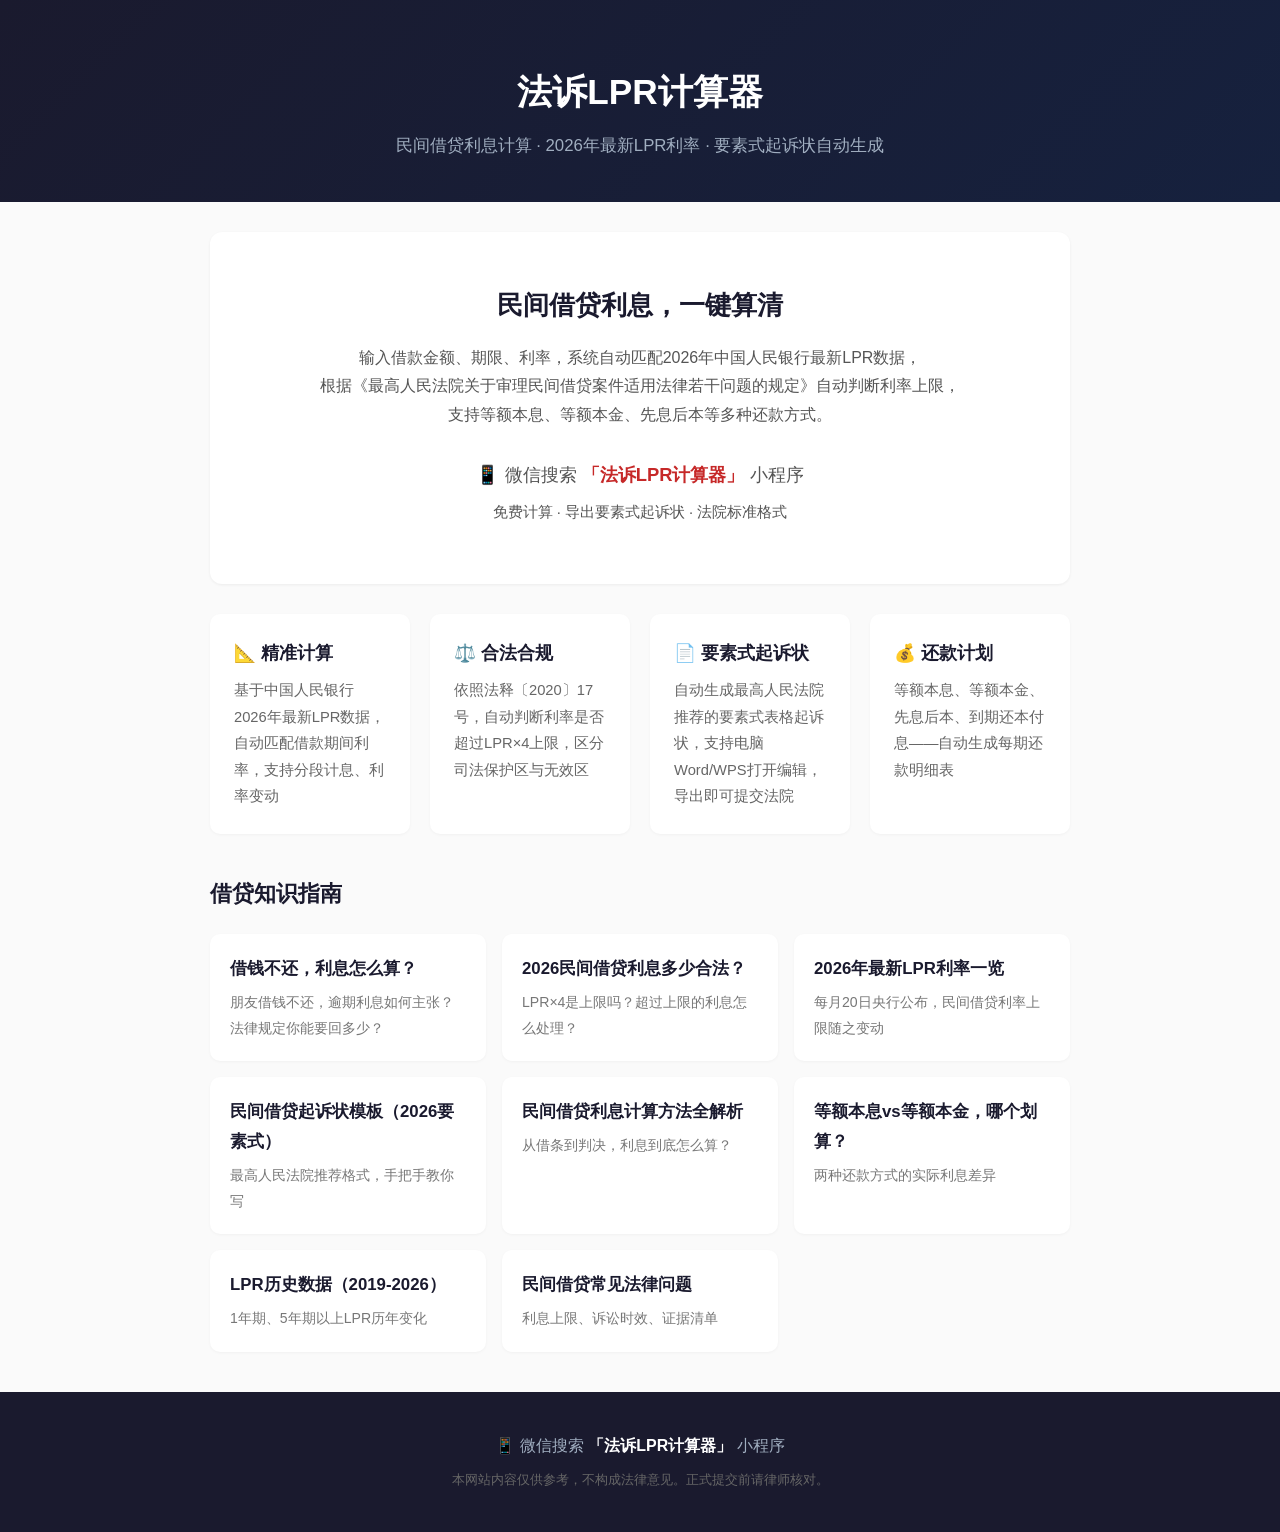
<file: index.html>
<!DOCTYPE html>
<html lang="zh-CN">
<head>
<meta charset="UTF-8">
<meta name="viewport" content="width=device-width, initial-scale=1.0">
<title>法诉LPR计算器 — 民间借贷利息计算器 | 2026最新LPR利率</title>
<meta name="description" content="免费在线民间借贷利息计算器，支持2026年最新LPR利率，自动判断利率上限（LPR×4），支持等额本息、等额本金、先息后本多种还款方式，一键生成要素式起诉状。">
<meta name="keywords" content="民间借贷利息计算器,借贷利息计算器,借款利息计算器,LPR计算器,民间借贷利率计算器,2026LPR利率,借钱利息怎么算,起诉状模板">
<link rel="stylesheet" href="style.css">
<script type="application/ld+json">
{
  "@context": "https://schema.org",
  "@type": "SoftwareApplication",
  "name": "法诉LPR计算器",
  "description": "民间借贷利息计算器，支持2026年最新LPR利率，自动判断利率上限，一键生成要素式起诉状",
  "applicationCategory": "FinanceApplication",
  "operatingSystem": "iOS, Android",
  "offers": {"@type": "Offer", "price": "0", "priceCurrency": "CNY"},
  "aggregateRating": {"@type": "AggregateRating", "ratingValue": "5", "ratingCount": "1"}
}
</script>
<script type="application/ld+json">
{
  "@context": "https://schema.org",
  "@type": "Organization",
  "name": "法诉LPR计算器",
  "url": "https://lprjs.cn",
  "description": "民间借贷利息计算工具，提供LPR利率查询、利息计算、起诉状生成服务"
}
</script>
</head>
<body>
<header>
  <h1>法诉LPR计算器</h1>
  <p class="subtitle">民间借贷利息计算 · 2026年最新LPR利率 · 要素式起诉状自动生成</p>
</header>

<main>
<section class="hero">
  <h2>民间借贷利息，一键算清</h2>
  <p>输入借款金额、期限、利率，系统自动匹配2026年中国人民银行最新LPR数据，<br>
  根据《最高人民法院关于审理民间借贷案件适用法律若干问题的规定》自动判断利率上限，<br>
  支持等额本息、等额本金、先息后本等多种还款方式。</p>
  <div class="cta">
    <p class="cta-text">📱 微信搜索 <strong>「法诉LPR计算器」</strong> 小程序</p>
    <p class="cta-sub">免费计算 · 导出要素式起诉状 · 法院标准格式</p>
  </div>
</section>

<section class="features">
  <div class="feature">
    <h3>📐 精准计算</h3>
    <p>基于中国人民银行2026年最新LPR数据，自动匹配借款期间利率，支持分段计息、利率变动</p>
  </div>
  <div class="feature">
    <h3>⚖️ 合法合规</h3>
    <p>依照法释〔2020〕17号，自动判断利率是否超过LPR×4上限，区分司法保护区与无效区</p>
  </div>
  <div class="feature">
    <h3>📄 要素式起诉状</h3>
    <p>自动生成最高人民法院推荐的要素式表格起诉状，支持电脑Word/WPS打开编辑，导出即可提交法院</p>
  </div>
  <div class="feature">
    <h3>💰 还款计划</h3>
    <p>等额本息、等额本金、先息后本、到期还本付息——自动生成每期还款明细表</p>
  </div>
</section>

<section class="articles">
  <h2>借贷知识指南</h2>
  <div class="article-grid">
    <a href="pages/jqbs.html" class="article-card">
      <h3>借钱不还，利息怎么算？</h3>
      <p>朋友借钱不还，逾期利息如何主张？法律规定你能要回多少？</p>
    </a>
    <a href="pages/hfss.html" class="article-card">
      <h3>2026民间借贷利息多少合法？</h3>
      <p>LPR×4是上限吗？超过上限的利息怎么处理？</p>
    </a>
    <a href="pages/lpr2026.html" class="article-card">
      <h3>2026年最新LPR利率一览</h3>
      <p>每月20日央行公布，民间借贷利率上限随之变动</p>
    </a>
    <a href="pages/qszmb.html" class="article-card">
      <h3>民间借贷起诉状模板（2026要素式）</h3>
      <p>最高人民法院推荐格式，手把手教你写</p>
    </a>
    <a href="pages/mjjd.html" class="article-card">
      <h3>民间借贷利息计算方法全解析</h3>
      <p>从借条到判决，利息到底怎么算？</p>
    </a>
    <a href="pages/dejj.html" class="article-card">
      <h3>等额本息vs等额本金，哪个划算？</h3>
      <p>两种还款方式的实际利息差异</p>
    </a>
    <a href="pages/lprls.html" class="article-card">
      <h3>LPR历史数据（2019-2026）</h3>
      <p>1年期、5年期以上LPR历年变化</p>
    </a>
    <a href="pages/wtqa.html" class="article-card">
      <h3>民间借贷常见法律问题</h3>
      <p>利息上限、诉讼时效、证据清单</p>
    </a>
  </div>
</section>
</main>

<footer>
  <p>📱 微信搜索 <strong>「法诉LPR计算器」</strong> 小程序</p>
  <p class="footer-note">本网站内容仅供参考，不构成法律意见。正式提交前请律师核对。</p>
</footer>
<script>
(function(){
  var bp = document.createElement('script');
  var curProtocol = window.location.protocol.split(':')[0];
  if (curProtocol === 'https') {
    bp.src = 'https://zz.bdstatic.com/linksubmit/push.js';
  } else {
    bp.src = 'http://push.zhanzhang.baidu.com/push.js';
  }
  var s = document.getElementsByTagName("script")[0];
  s.parentNode.insertBefore(bp, s);
})();
</script>
</body>
</html>
</file>
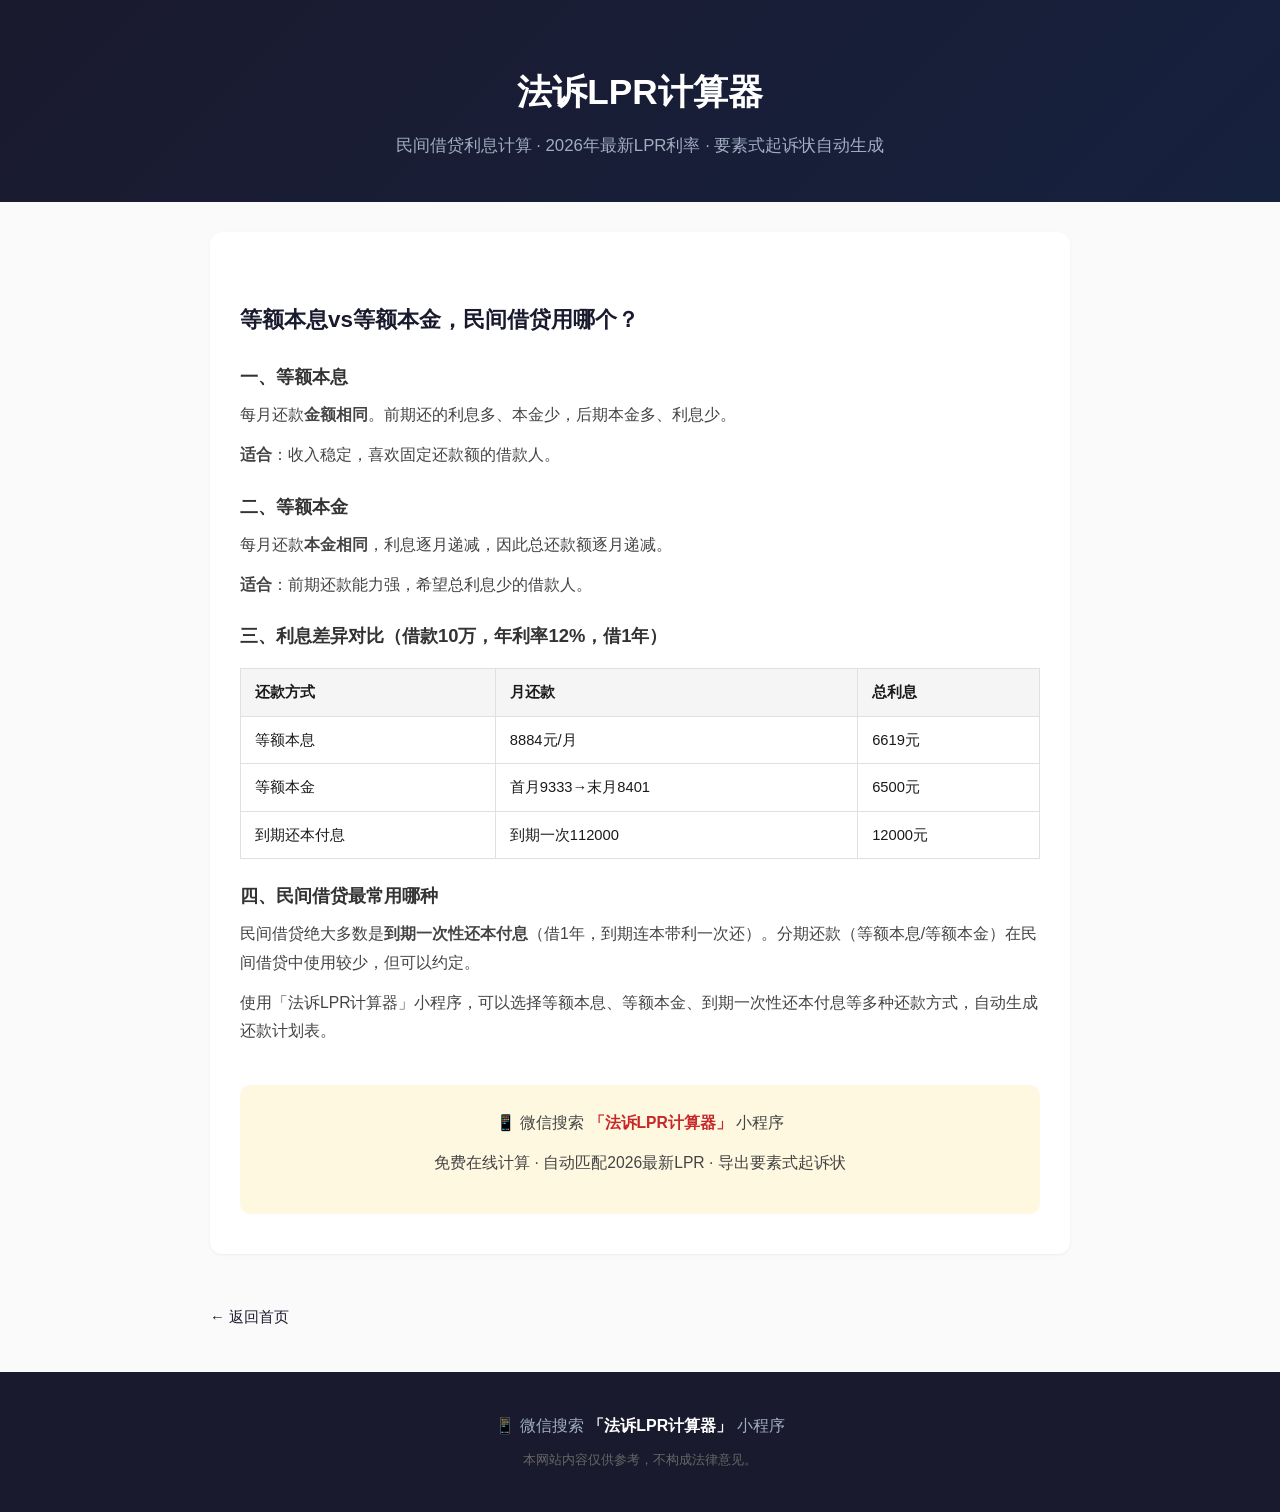
<file: pages/dejj.html>
<!DOCTYPE html>
<html lang="zh-CN">
<head>
<meta charset="UTF-8">
<meta name="viewport" content="width=device-width, initial-scale=1.0">
<title>等额本息vs等额本金，民间借贷用哪个？</title>
<meta name="description" content="等额本息每月还款金额相同，等额本金每月递减。两种还款方式利息差异有多大？本文详细对比。">
<meta name="keywords" content="民间借贷利息计算器,借贷利息计算器,借款利息计算,LPR计算器,民间借贷利率,2026LPR,借钱利息怎么算">
<link rel="stylesheet" href="../style.css">
</head>
<body>
<header>
  <h1><a href="/" style="color:#fff;text-decoration:none">法诉LPR计算器</a></h1>
  <p class="subtitle">民间借贷利息计算 · 2026年最新LPR利率 · 要素式起诉状自动生成</p>
</header>
<main>
<article class="article-content">
<h2>等额本息vs等额本金，民间借贷用哪个？</h2>
<h3>一、等额本息</h3>
<p>每月还款<strong>金额相同</strong>。前期还的利息多、本金少，后期本金多、利息少。</p>
<p><strong>适合</strong>：收入稳定，喜欢固定还款额的借款人。</p>
<h3>二、等额本金</h3>
<p>每月还款<strong>本金相同</strong>，利息逐月递减，因此总还款额逐月递减。</p>
<p><strong>适合</strong>：前期还款能力强，希望总利息少的借款人。</p>
<h3>三、利息差异对比（借款10万，年利率12%，借1年）</h3>
<table><tr><th>还款方式</th><th>月还款</th><th>总利息</th></tr>
<tr><td>等额本息</td><td>8884元/月</td><td>6619元</td></tr>
<tr><td>等额本金</td><td>首月9333→末月8401</td><td>6500元</td></tr>
<tr><td>到期还本付息</td><td>到期一次112000</td><td>12000元</td></tr></table>
<h3>四、民间借贷最常用哪种</h3>
<p>民间借贷绝大多数是<strong>到期一次性还本付息</strong>（借1年，到期连本带利一次还）。分期还款（等额本息/等额本金）在民间借贷中使用较少，但可以约定。</p>
<p>使用「法诉LPR计算器」小程序，可以选择等额本息、等额本金、到期一次性还本付息等多种还款方式，自动生成还款计划表。</p>
<div class="cta" style="margin-top:40px;text-align:center;padding:24px;background:#fff8e1;border-radius:10px">
  <p class="cta-text">📱 微信搜索 <strong>「法诉LPR计算器」</strong> 小程序</p>
  <p class="cta-sub">免费在线计算 · 自动匹配2026最新LPR · 导出要素式起诉状</p>
</div>
</article>
<a href="/" class="back-link">← 返回首页</a>
</main>
<footer>
  <p>📱 微信搜索 <strong>「法诉LPR计算器」</strong> 小程序</p>
  <p class="footer-note">本网站内容仅供参考，不构成法律意见。</p>
</footer>
</body>
</html>
</file>
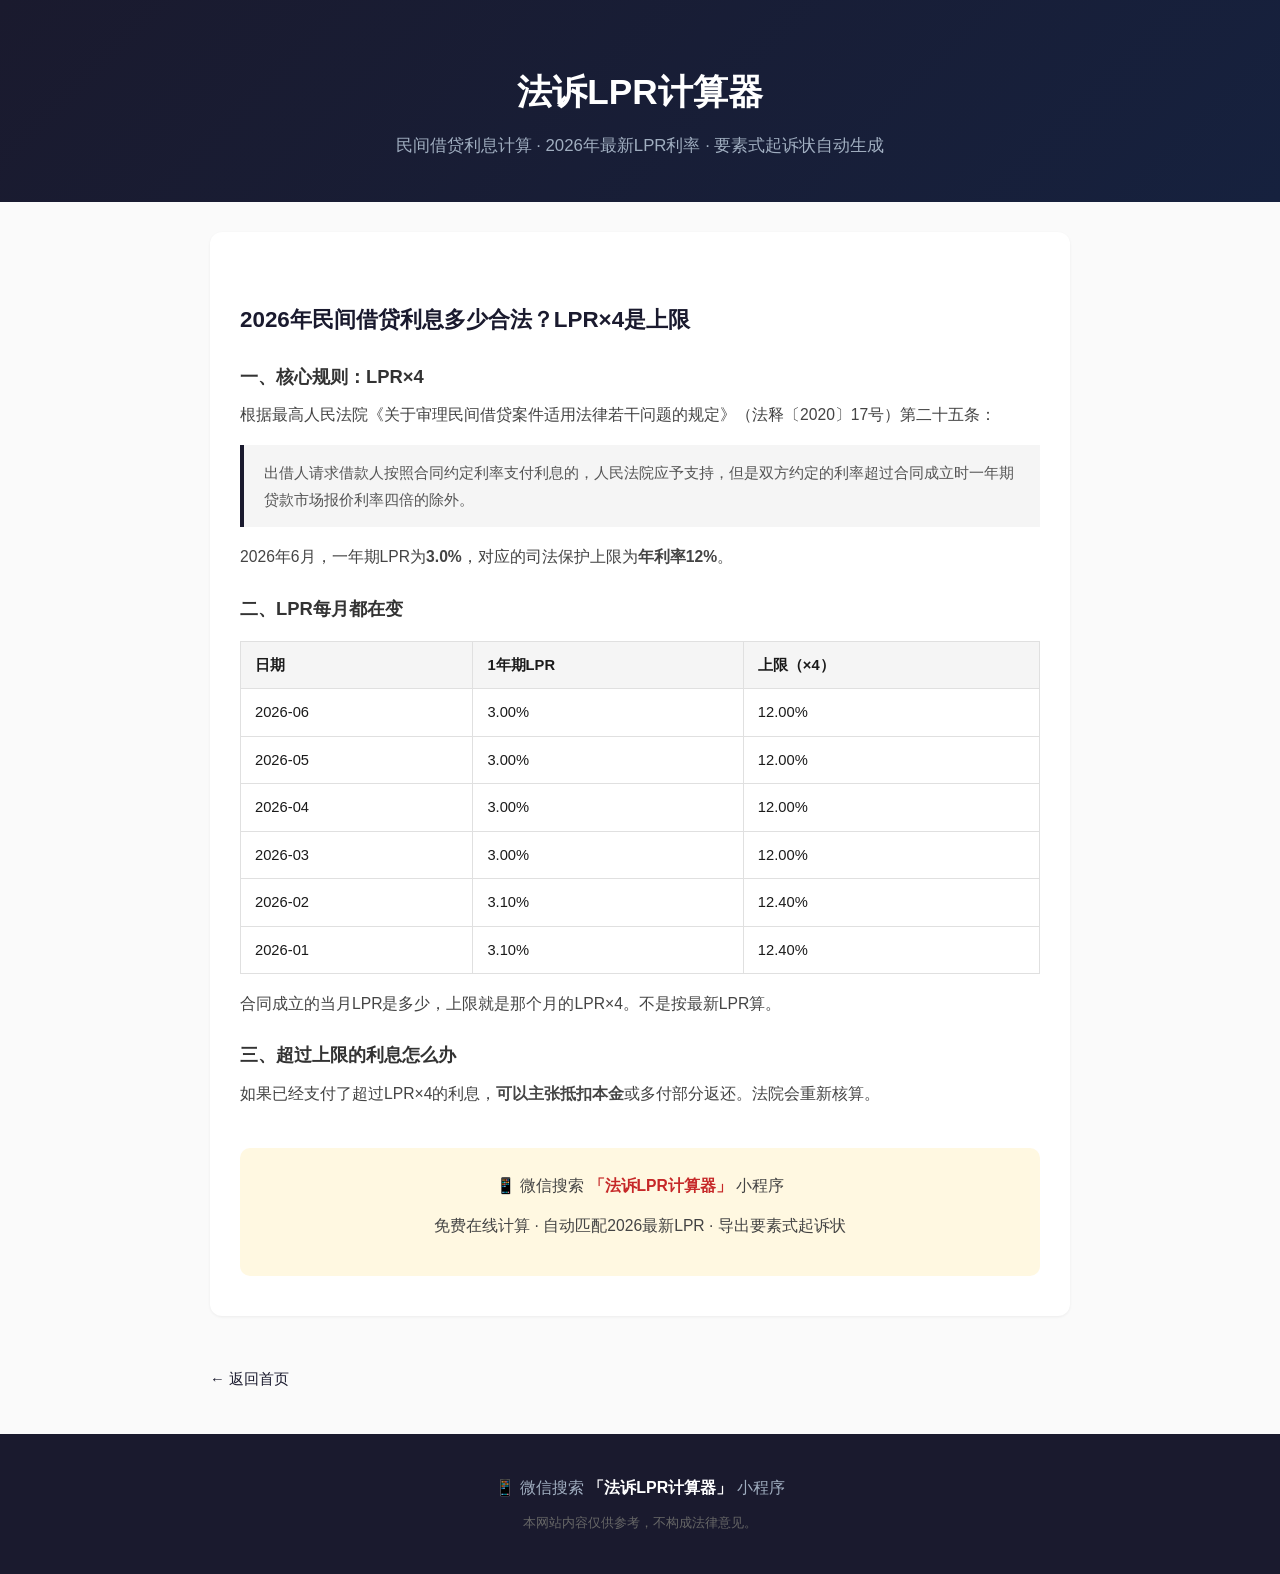
<file: pages/hfss.html>
<!DOCTYPE html>
<html lang="zh-CN">
<head>
<meta charset="UTF-8">
<meta name="viewport" content="width=device-width, initial-scale=1.0">
<title>2026年民间借贷利息多少合法？LPR×4是上限</title>
<meta name="description" content="民间借贷利息的最新司法保护上限是LPR的4倍，2026年6月LPR为3.0%，上限为年利率12%。">
<meta name="keywords" content="民间借贷利息计算器,借贷利息计算器,借款利息计算,LPR计算器,民间借贷利率,2026LPR,借钱利息怎么算">
<link rel="stylesheet" href="../style.css">
</head>
<body>
<header>
  <h1><a href="/" style="color:#fff;text-decoration:none">法诉LPR计算器</a></h1>
  <p class="subtitle">民间借贷利息计算 · 2026年最新LPR利率 · 要素式起诉状自动生成</p>
</header>
<main>
<article class="article-content">
<h2>2026年民间借贷利息多少合法？LPR×4是上限</h2>
<h3>一、核心规则：LPR×4</h3>
<p>根据最高人民法院《关于审理民间借贷案件适用法律若干问题的规定》（法释〔2020〕17号）第二十五条：</p>
<blockquote>出借人请求借款人按照合同约定利率支付利息的，人民法院应予支持，但是双方约定的利率超过合同成立时一年期贷款市场报价利率四倍的除外。</blockquote>
<p>2026年6月，一年期LPR为<strong>3.0%</strong>，对应的司法保护上限为<strong>年利率12%</strong>。</p>
<h3>二、LPR每月都在变</h3>
<table><tr><th>日期</th><th>1年期LPR</th><th>上限（×4）</th></tr>
<tr><td>2026-06</td><td>3.00%</td><td>12.00%</td></tr>
<tr><td>2026-05</td><td>3.00%</td><td>12.00%</td></tr>
<tr><td>2026-04</td><td>3.00%</td><td>12.00%</td></tr>
<tr><td>2026-03</td><td>3.00%</td><td>12.00%</td></tr>
<tr><td>2026-02</td><td>3.10%</td><td>12.40%</td></tr>
<tr><td>2026-01</td><td>3.10%</td><td>12.40%</td></tr></table>
<p>合同成立的当月LPR是多少，上限就是那个月的LPR×4。不是按最新LPR算。</p>
<h3>三、超过上限的利息怎么办</h3>
<p>如果已经支付了超过LPR×4的利息，<strong>可以主张抵扣本金</strong>或多付部分返还。法院会重新核算。</p>
<div class="cta" style="margin-top:40px;text-align:center;padding:24px;background:#fff8e1;border-radius:10px">
  <p class="cta-text">📱 微信搜索 <strong>「法诉LPR计算器」</strong> 小程序</p>
  <p class="cta-sub">免费在线计算 · 自动匹配2026最新LPR · 导出要素式起诉状</p>
</div>
</article>
<a href="/" class="back-link">← 返回首页</a>
</main>
<footer>
  <p>📱 微信搜索 <strong>「法诉LPR计算器」</strong> 小程序</p>
  <p class="footer-note">本网站内容仅供参考，不构成法律意见。</p>
</footer>
</body>
</html>
</file>
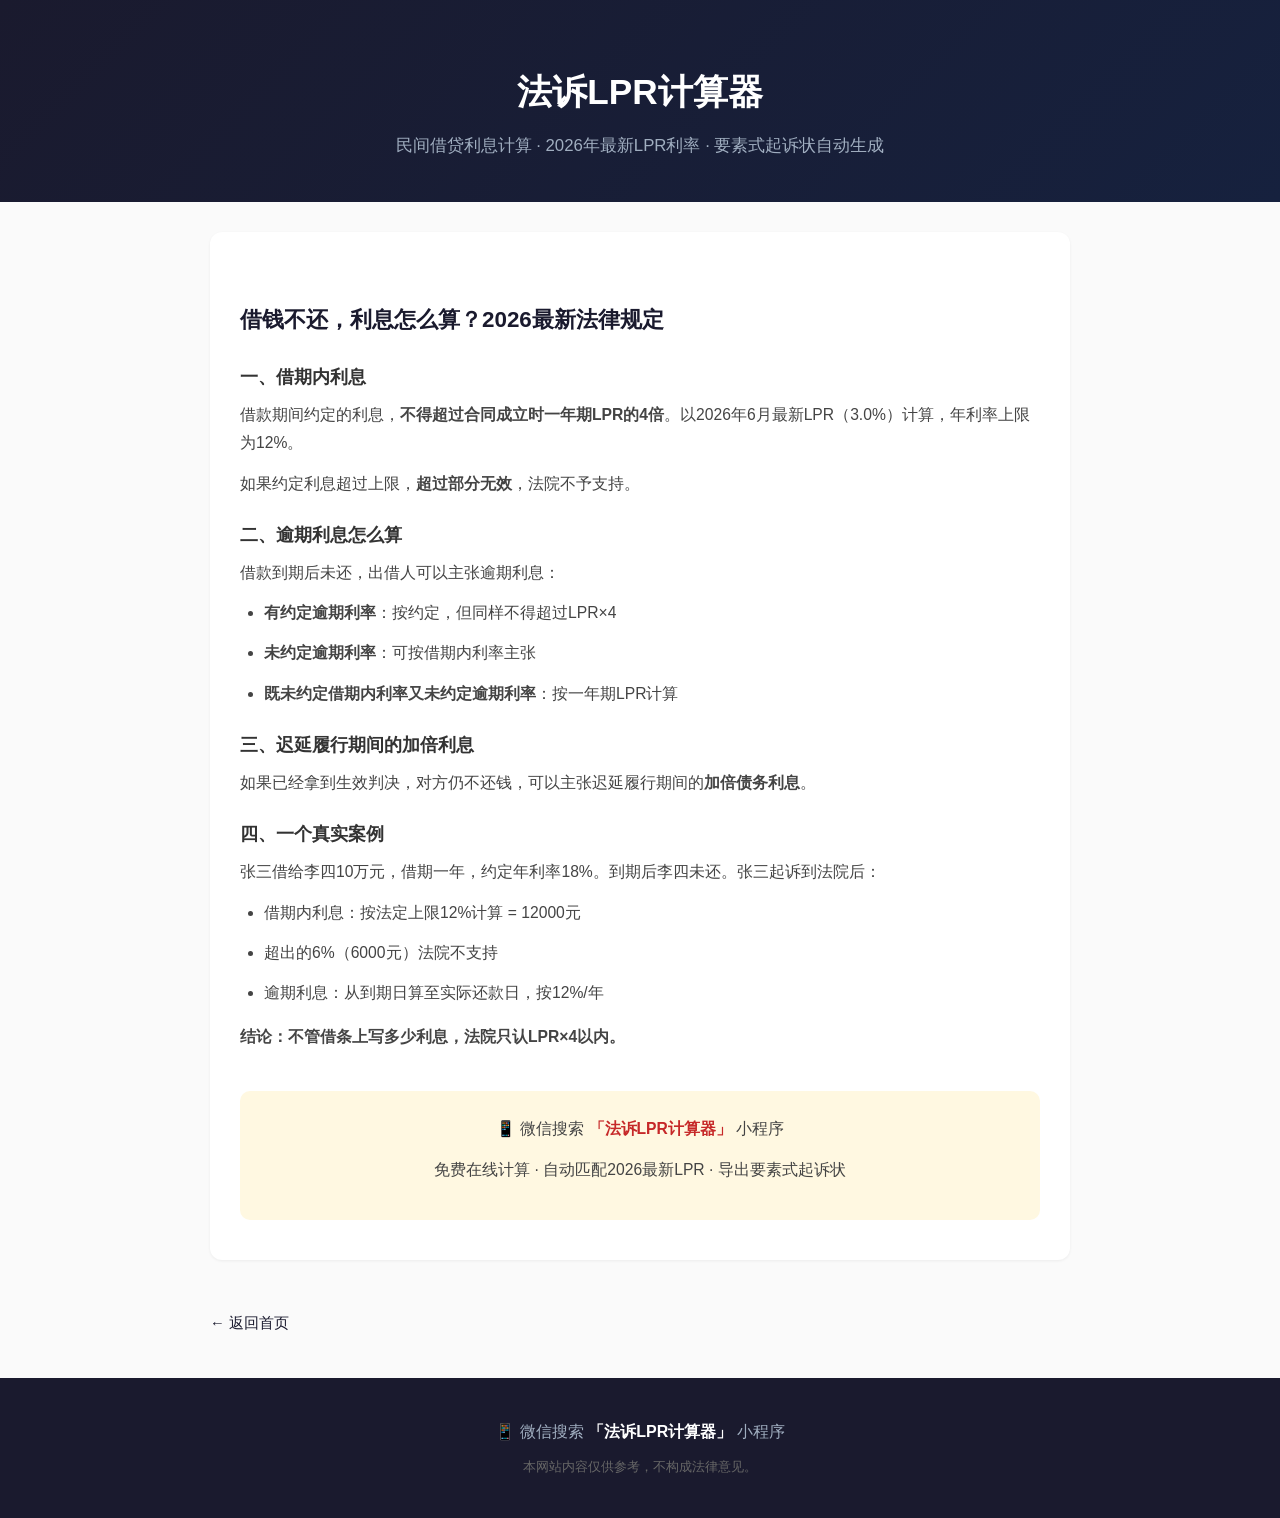
<file: pages/jqbs.html>
<!DOCTYPE html>
<html lang="zh-CN">
<head>
<meta charset="UTF-8">
<meta name="viewport" content="width=device-width, initial-scale=1.0">
<title>借钱不还，利息怎么算？2026最新法律规定</title>
<meta name="description" content="朋友借钱不还，逾期利息如何主张？法律规定的利率上限是多少？本文详解民间借贷利息计算方法。">
<meta name="keywords" content="民间借贷利息计算器,借贷利息计算器,借款利息计算,LPR计算器,民间借贷利率,2026LPR,借钱利息怎么算">
<link rel="stylesheet" href="../style.css">
</head>
<body>
<header>
  <h1><a href="/" style="color:#fff;text-decoration:none">法诉LPR计算器</a></h1>
  <p class="subtitle">民间借贷利息计算 · 2026年最新LPR利率 · 要素式起诉状自动生成</p>
</header>
<main>
<article class="article-content">
<h2>借钱不还，利息怎么算？2026最新法律规定</h2>
<h3>一、借期内利息</h3>
<p>借款期间约定的利息，<strong>不得超过合同成立时一年期LPR的4倍</strong>。以2026年6月最新LPR（3.0%）计算，年利率上限为12%。</p>
<p>如果约定利息超过上限，<strong>超过部分无效</strong>，法院不予支持。</p>
<h3>二、逾期利息怎么算</h3>
<p>借款到期后未还，出借人可以主张逾期利息：</p>
<ul>
<li><strong>有约定逾期利率</strong>：按约定，但同样不得超过LPR×4</li>
<li><strong>未约定逾期利率</strong>：可按借期内利率主张</li>
<li><strong>既未约定借期内利率又未约定逾期利率</strong>：按一年期LPR计算</li>
</ul>
<h3>三、迟延履行期间的加倍利息</h3>
<p>如果已经拿到生效判决，对方仍不还钱，可以主张迟延履行期间的<strong>加倍债务利息</strong>。</p>
<h3>四、一个真实案例</h3>
<p>张三借给李四10万元，借期一年，约定年利率18%。到期后李四未还。张三起诉到法院后：</p>
<ul>
<li>借期内利息：按法定上限12%计算 = 12000元</li>
<li>超出的6%（6000元）法院不支持</li>
<li>逾期利息：从到期日算至实际还款日，按12%/年</li>
</ul>
<p><strong>结论：不管借条上写多少利息，法院只认LPR×4以内。</strong></p>
<div class="cta" style="margin-top:40px;text-align:center;padding:24px;background:#fff8e1;border-radius:10px">
  <p class="cta-text">📱 微信搜索 <strong>「法诉LPR计算器」</strong> 小程序</p>
  <p class="cta-sub">免费在线计算 · 自动匹配2026最新LPR · 导出要素式起诉状</p>
</div>
</article>
<a href="/" class="back-link">← 返回首页</a>
</main>
<footer>
  <p>📱 微信搜索 <strong>「法诉LPR计算器」</strong> 小程序</p>
  <p class="footer-note">本网站内容仅供参考，不构成法律意见。</p>
</footer>
</body>
</html>
</file>
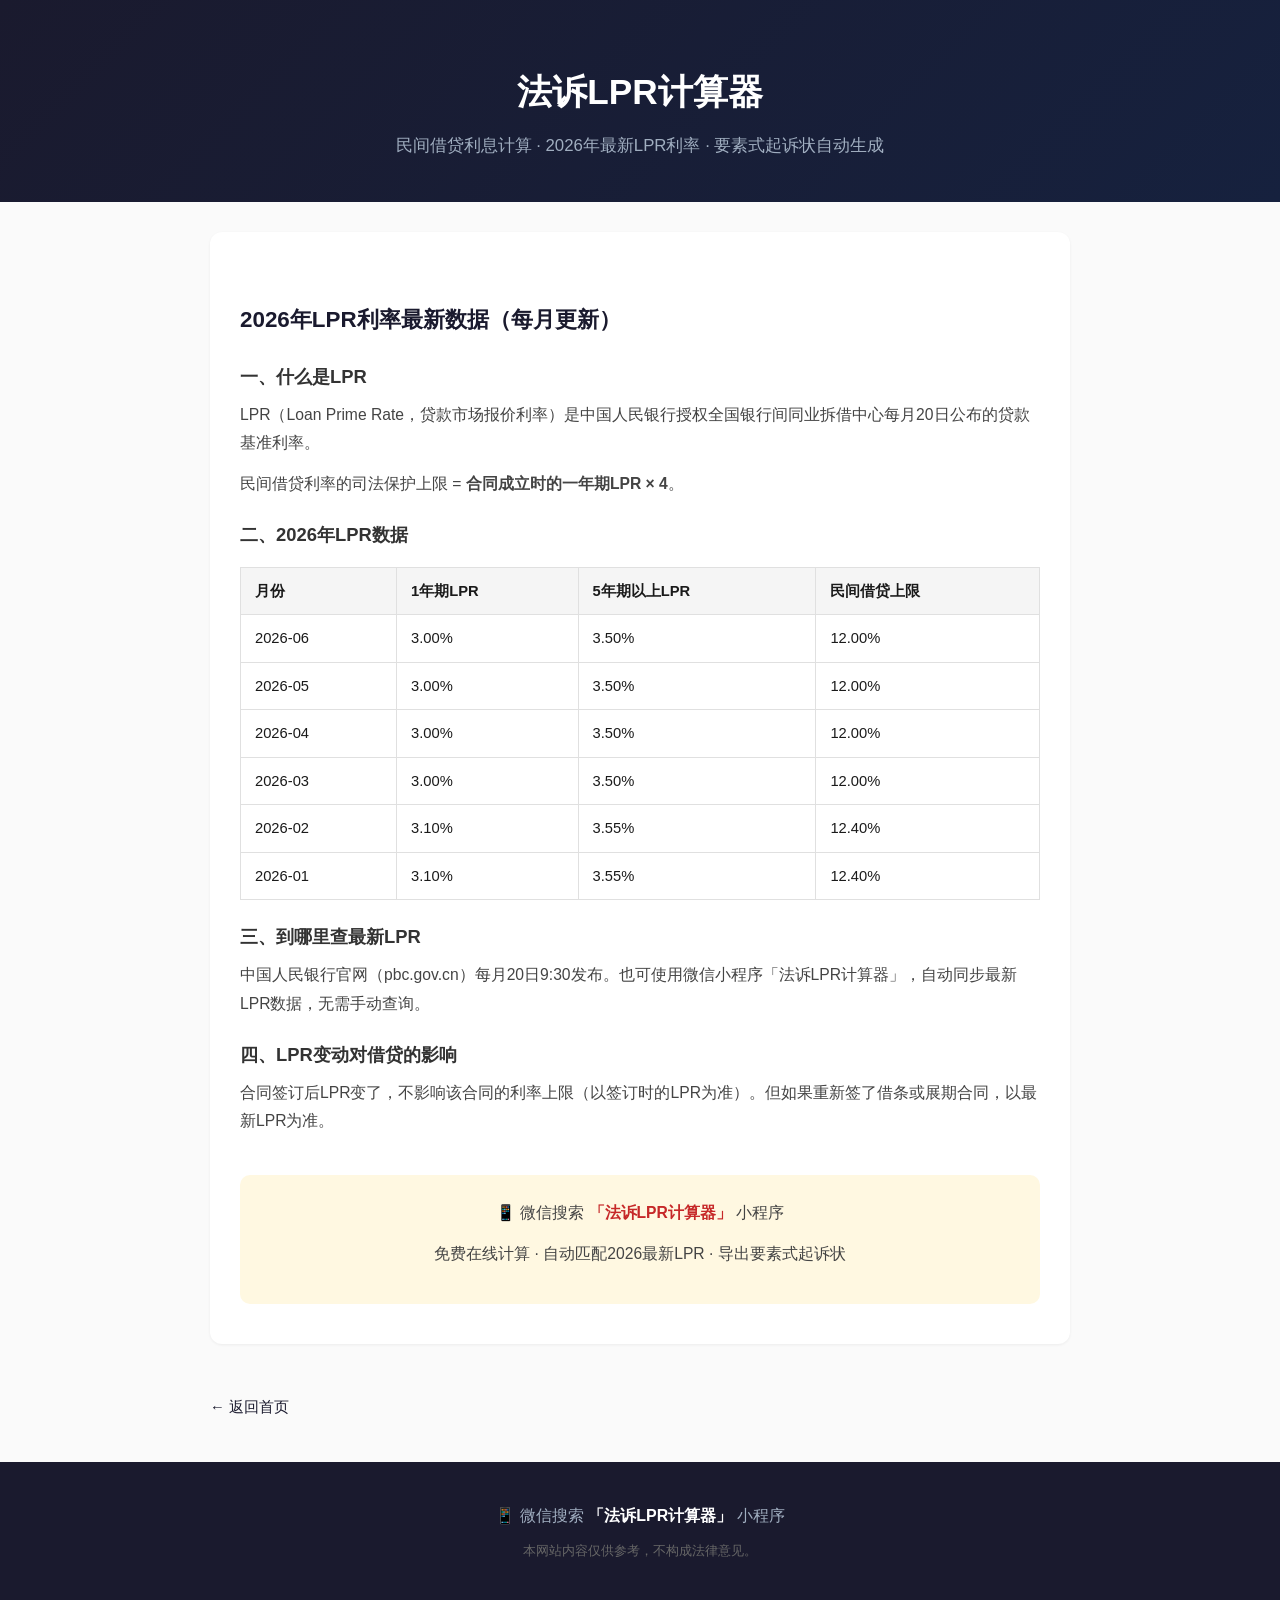
<file: pages/lpr2026.html>
<!DOCTYPE html>
<html lang="zh-CN">
<head>
<meta charset="UTF-8">
<meta name="viewport" content="width=device-width, initial-scale=1.0">
<title>2026年LPR利率最新数据（每月更新）</title>
<meta name="description" content="中国人民银行每月20日公布最新LPR利率，民间借贷利率上限随之变动。本文提供2026年最新LPR数据。">
<meta name="keywords" content="民间借贷利息计算器,借贷利息计算器,借款利息计算,LPR计算器,民间借贷利率,2026LPR,借钱利息怎么算">
<link rel="stylesheet" href="../style.css">
</head>
<body>
<header>
  <h1><a href="/" style="color:#fff;text-decoration:none">法诉LPR计算器</a></h1>
  <p class="subtitle">民间借贷利息计算 · 2026年最新LPR利率 · 要素式起诉状自动生成</p>
</header>
<main>
<article class="article-content">
<h2>2026年LPR利率最新数据（每月更新）</h2>
<h3>一、什么是LPR</h3>
<p>LPR（Loan Prime Rate，贷款市场报价利率）是中国人民银行授权全国银行间同业拆借中心每月20日公布的贷款基准利率。</p>
<p>民间借贷利率的司法保护上限 = <strong>合同成立时的一年期LPR × 4</strong>。</p>
<h3>二、2026年LPR数据</h3>
<table><tr><th>月份</th><th>1年期LPR</th><th>5年期以上LPR</th><th>民间借贷上限</th></tr>
<tr><td>2026-06</td><td>3.00%</td><td>3.50%</td><td>12.00%</td></tr>
<tr><td>2026-05</td><td>3.00%</td><td>3.50%</td><td>12.00%</td></tr>
<tr><td>2026-04</td><td>3.00%</td><td>3.50%</td><td>12.00%</td></tr>
<tr><td>2026-03</td><td>3.00%</td><td>3.50%</td><td>12.00%</td></tr>
<tr><td>2026-02</td><td>3.10%</td><td>3.55%</td><td>12.40%</td></tr>
<tr><td>2026-01</td><td>3.10%</td><td>3.55%</td><td>12.40%</td></tr></table>
<h3>三、到哪里查最新LPR</h3>
<p>中国人民银行官网（pbc.gov.cn）每月20日9:30发布。也可使用微信小程序「法诉LPR计算器」，自动同步最新LPR数据，无需手动查询。</p>
<h3>四、LPR变动对借贷的影响</h3>
<p>合同签订后LPR变了，不影响该合同的利率上限（以签订时的LPR为准）。但如果重新签了借条或展期合同，以最新LPR为准。</p>
<div class="cta" style="margin-top:40px;text-align:center;padding:24px;background:#fff8e1;border-radius:10px">
  <p class="cta-text">📱 微信搜索 <strong>「法诉LPR计算器」</strong> 小程序</p>
  <p class="cta-sub">免费在线计算 · 自动匹配2026最新LPR · 导出要素式起诉状</p>
</div>
</article>
<a href="/" class="back-link">← 返回首页</a>
</main>
<footer>
  <p>📱 微信搜索 <strong>「法诉LPR计算器」</strong> 小程序</p>
  <p class="footer-note">本网站内容仅供参考，不构成法律意见。</p>
</footer>
</body>
</html>
</file>
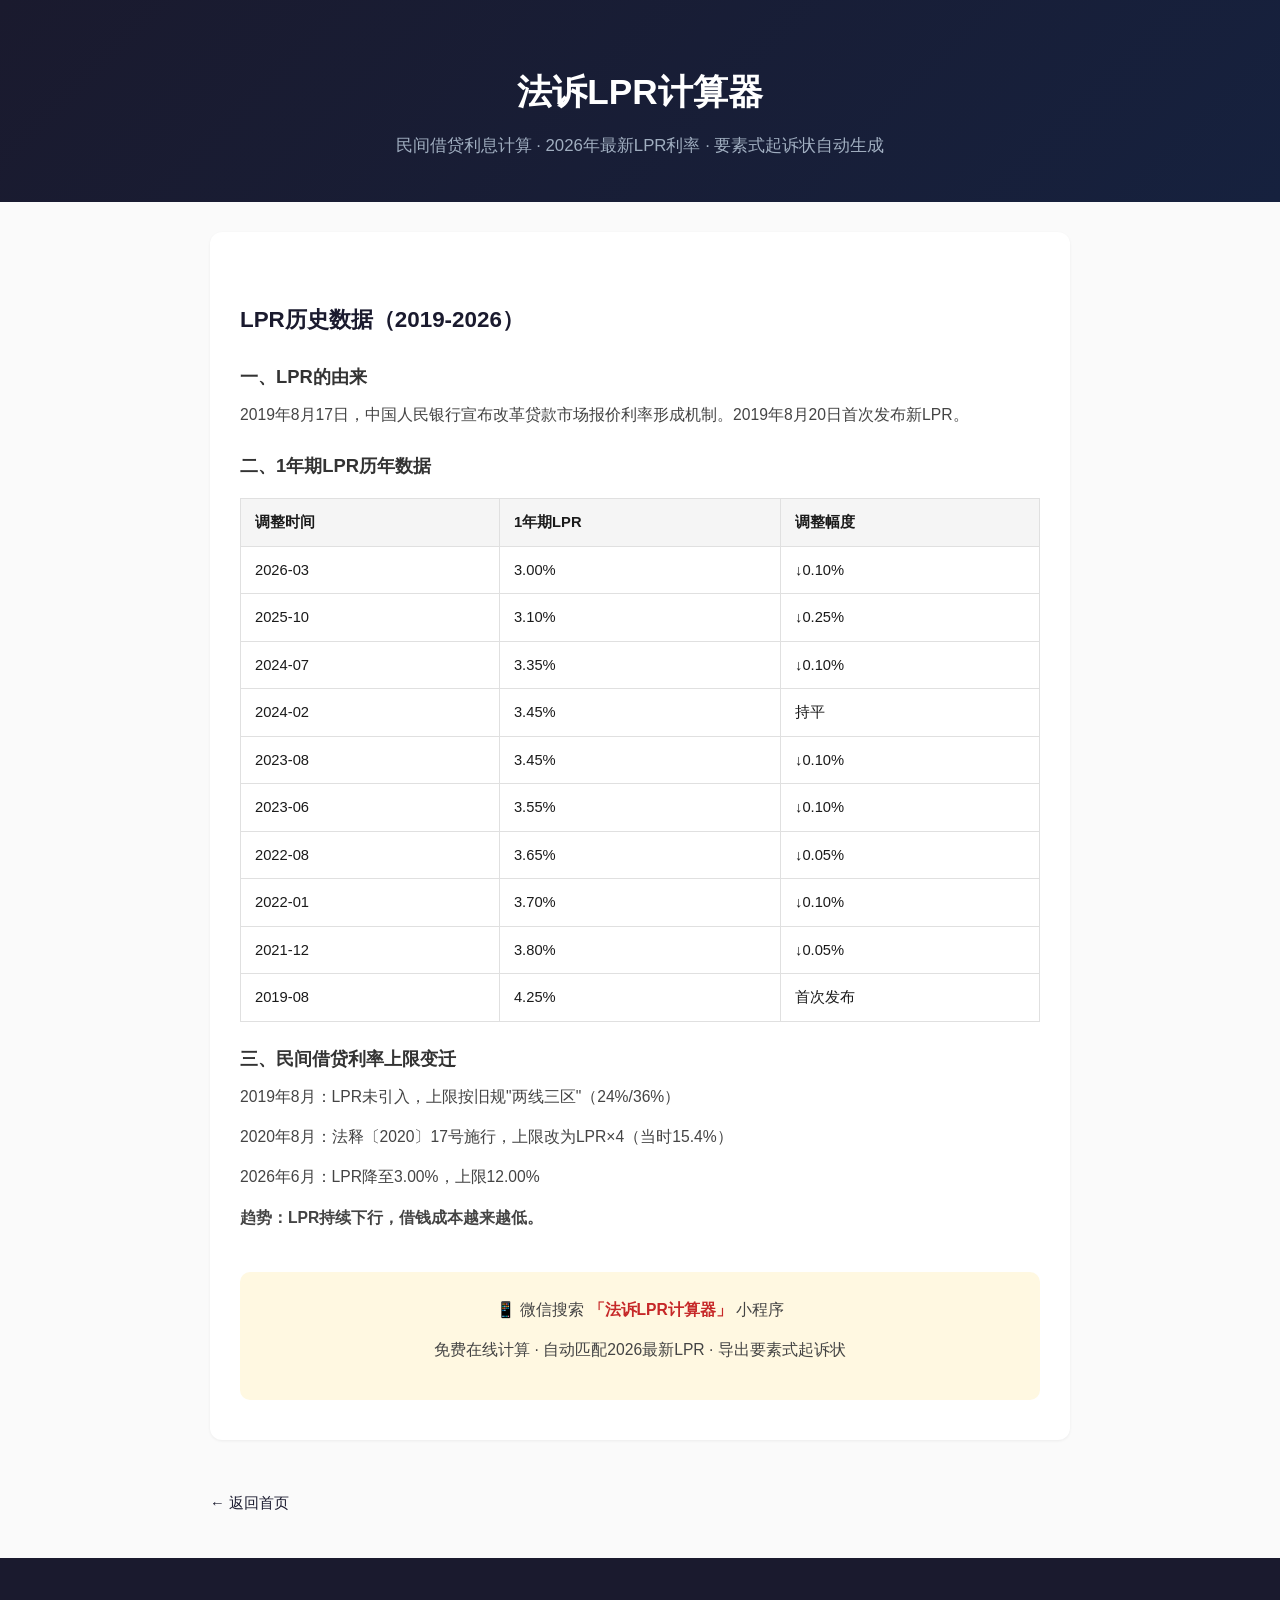
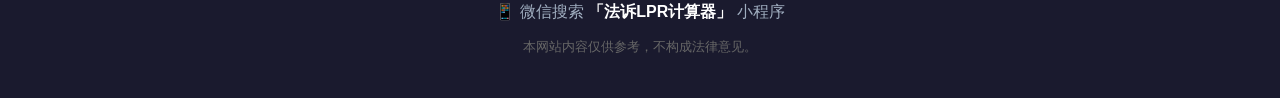
<file: pages/lprls.html>
<!DOCTYPE html>
<html lang="zh-CN">
<head>
<meta charset="UTF-8">
<meta name="viewport" content="width=device-width, initial-scale=1.0">
<title>LPR历史数据（2019-2026）</title>
<meta name="description" content="中国人民银行贷款市场报价利率(LPR)历年变动数据，1年期、5年期以上LPR完整历史记录。">
<meta name="keywords" content="民间借贷利息计算器,借贷利息计算器,借款利息计算,LPR计算器,民间借贷利率,2026LPR,借钱利息怎么算">
<link rel="stylesheet" href="../style.css">
</head>
<body>
<header>
  <h1><a href="/" style="color:#fff;text-decoration:none">法诉LPR计算器</a></h1>
  <p class="subtitle">民间借贷利息计算 · 2026年最新LPR利率 · 要素式起诉状自动生成</p>
</header>
<main>
<article class="article-content">
<h2>LPR历史数据（2019-2026）</h2>
<h3>一、LPR的由来</h3>
<p>2019年8月17日，中国人民银行宣布改革贷款市场报价利率形成机制。2019年8月20日首次发布新LPR。</p>
<h3>二、1年期LPR历年数据</h3>
<table><tr><th>调整时间</th><th>1年期LPR</th><th>调整幅度</th></tr>
<tr><td>2026-03</td><td>3.00%</td><td>↓0.10%</td></tr>
<tr><td>2025-10</td><td>3.10%</td><td>↓0.25%</td></tr>
<tr><td>2024-07</td><td>3.35%</td><td>↓0.10%</td></tr>
<tr><td>2024-02</td><td>3.45%</td><td>持平</td></tr>
<tr><td>2023-08</td><td>3.45%</td><td>↓0.10%</td></tr>
<tr><td>2023-06</td><td>3.55%</td><td>↓0.10%</td></tr>
<tr><td>2022-08</td><td>3.65%</td><td>↓0.05%</td></tr>
<tr><td>2022-01</td><td>3.70%</td><td>↓0.10%</td></tr>
<tr><td>2021-12</td><td>3.80%</td><td>↓0.05%</td></tr>
<tr><td>2019-08</td><td>4.25%</td><td>首次发布</td></tr></table>
<h3>三、民间借贷利率上限变迁</h3>
<p>2019年8月：LPR未引入，上限按旧规"两线三区"（24%/36%）</p>
<p>2020年8月：法释〔2020〕17号施行，上限改为LPR×4（当时15.4%）</p>
<p>2026年6月：LPR降至3.00%，上限12.00%</p>
<p><strong>趋势：LPR持续下行，借钱成本越来越低。</strong></p>
<div class="cta" style="margin-top:40px;text-align:center;padding:24px;background:#fff8e1;border-radius:10px">
  <p class="cta-text">📱 微信搜索 <strong>「法诉LPR计算器」</strong> 小程序</p>
  <p class="cta-sub">免费在线计算 · 自动匹配2026最新LPR · 导出要素式起诉状</p>
</div>
</article>
<a href="/" class="back-link">← 返回首页</a>
</main>
<footer>
  <p>📱 微信搜索 <strong>「法诉LPR计算器」</strong> 小程序</p>
  <p class="footer-note">本网站内容仅供参考，不构成法律意见。</p>
</footer>
</body>
</html>
</file>
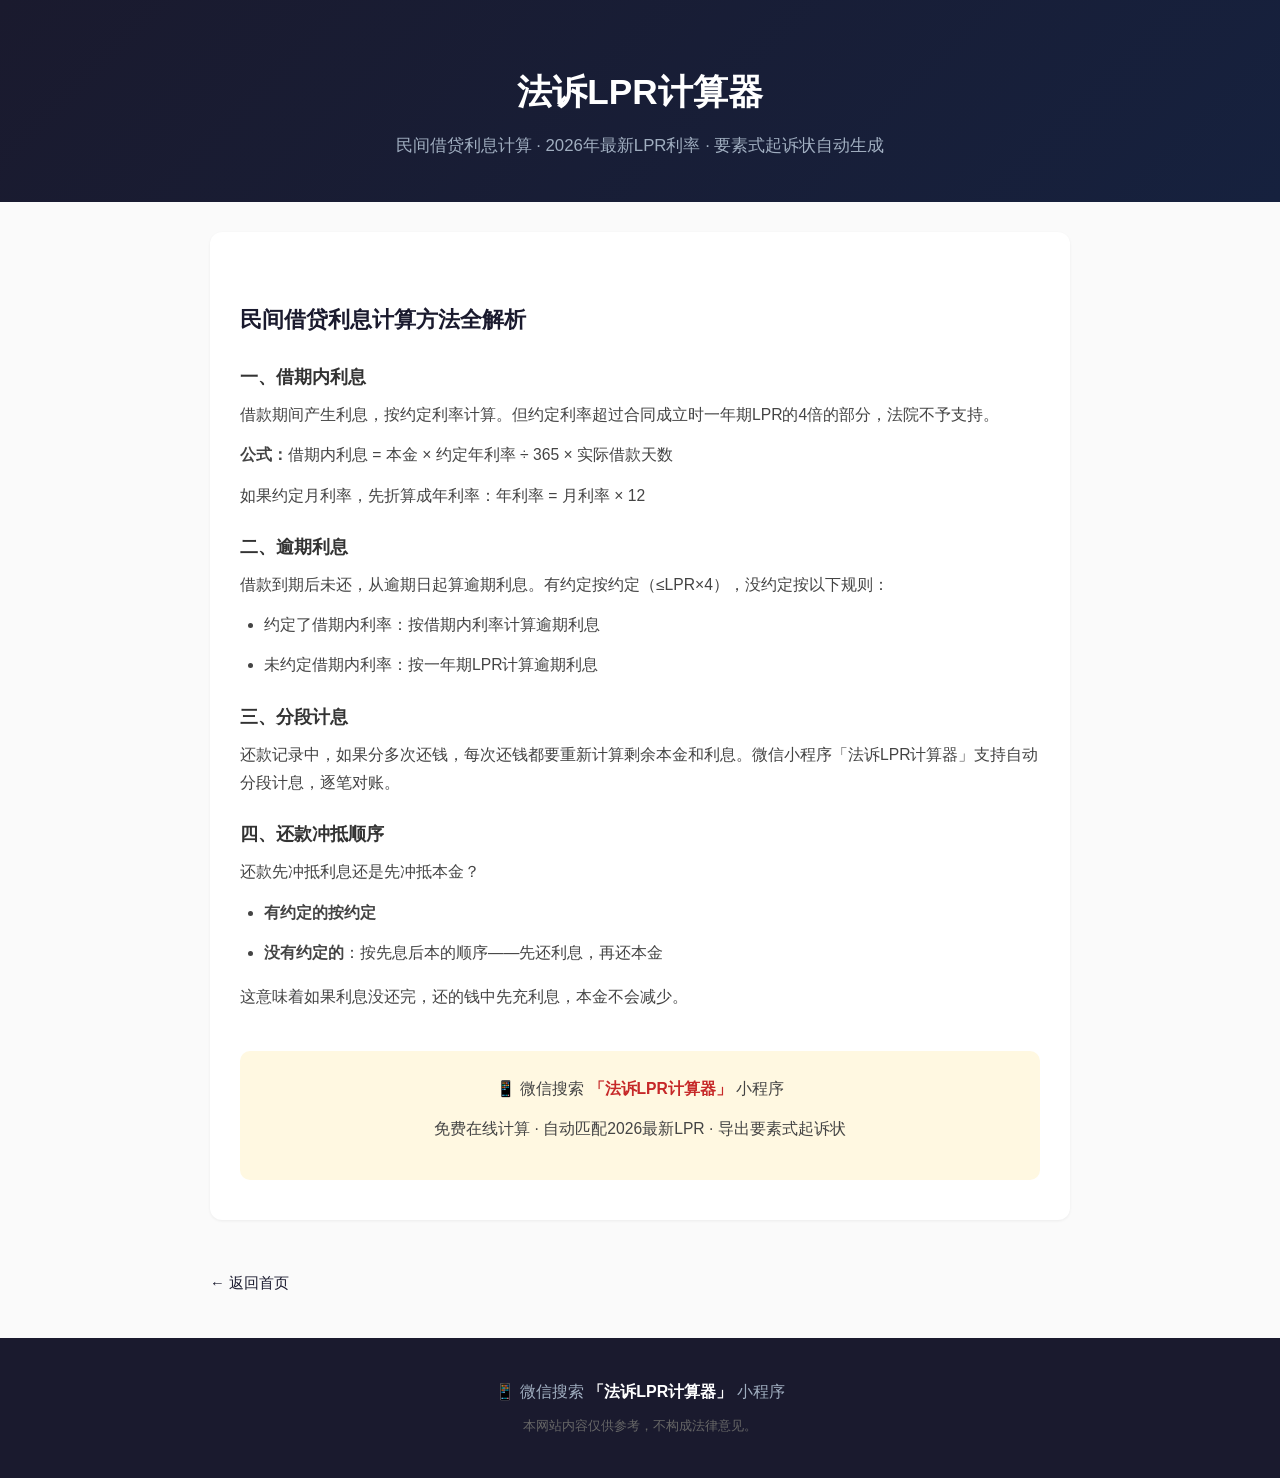
<file: pages/mjjd.html>
<!DOCTYPE html>
<html lang="zh-CN">
<head>
<meta charset="UTF-8">
<meta name="viewport" content="width=device-width, initial-scale=1.0">
<title>民间借贷利息计算方法全解析</title>
<meta name="description" content="从借期内利息到逾期利息，从LPR上限到诉讼时效，一文讲透民间借贷利息的所有计算方法。">
<meta name="keywords" content="民间借贷利息计算器,借贷利息计算器,借款利息计算,LPR计算器,民间借贷利率,2026LPR,借钱利息怎么算">
<link rel="stylesheet" href="../style.css">
</head>
<body>
<header>
  <h1><a href="/" style="color:#fff;text-decoration:none">法诉LPR计算器</a></h1>
  <p class="subtitle">民间借贷利息计算 · 2026年最新LPR利率 · 要素式起诉状自动生成</p>
</header>
<main>
<article class="article-content">
<h2>民间借贷利息计算方法全解析</h2>
<h3>一、借期内利息</h3>
<p>借款期间产生利息，按约定利率计算。但约定利率超过合同成立时一年期LPR的4倍的部分，法院不予支持。</p>
<p><strong>公式：</strong>借期内利息 = 本金 × 约定年利率 ÷ 365 × 实际借款天数</p>
<p>如果约定月利率，先折算成年利率：年利率 = 月利率 × 12</p>
<h3>二、逾期利息</h3>
<p>借款到期后未还，从逾期日起算逾期利息。有约定按约定（≤LPR×4），没约定按以下规则：</p>
<ul>
<li>约定了借期内利率：按借期内利率计算逾期利息</li>
<li>未约定借期内利率：按一年期LPR计算逾期利息</li>
</ul>
<h3>三、分段计息</h3>
<p>还款记录中，如果分多次还钱，每次还钱都要重新计算剩余本金和利息。微信小程序「法诉LPR计算器」支持自动分段计息，逐笔对账。</p>
<h3>四、还款冲抵顺序</h3>
<p>还款先冲抵利息还是先冲抵本金？</p>
<ul>
<li><strong>有约定的按约定</strong></li>
<li><strong>没有约定的</strong>：按先息后本的顺序——先还利息，再还本金</li>
</ul>
<p>这意味着如果利息没还完，还的钱中先充利息，本金不会减少。</p>
<div class="cta" style="margin-top:40px;text-align:center;padding:24px;background:#fff8e1;border-radius:10px">
  <p class="cta-text">📱 微信搜索 <strong>「法诉LPR计算器」</strong> 小程序</p>
  <p class="cta-sub">免费在线计算 · 自动匹配2026最新LPR · 导出要素式起诉状</p>
</div>
</article>
<a href="/" class="back-link">← 返回首页</a>
</main>
<footer>
  <p>📱 微信搜索 <strong>「法诉LPR计算器」</strong> 小程序</p>
  <p class="footer-note">本网站内容仅供参考，不构成法律意见。</p>
</footer>
</body>
</html>
</file>
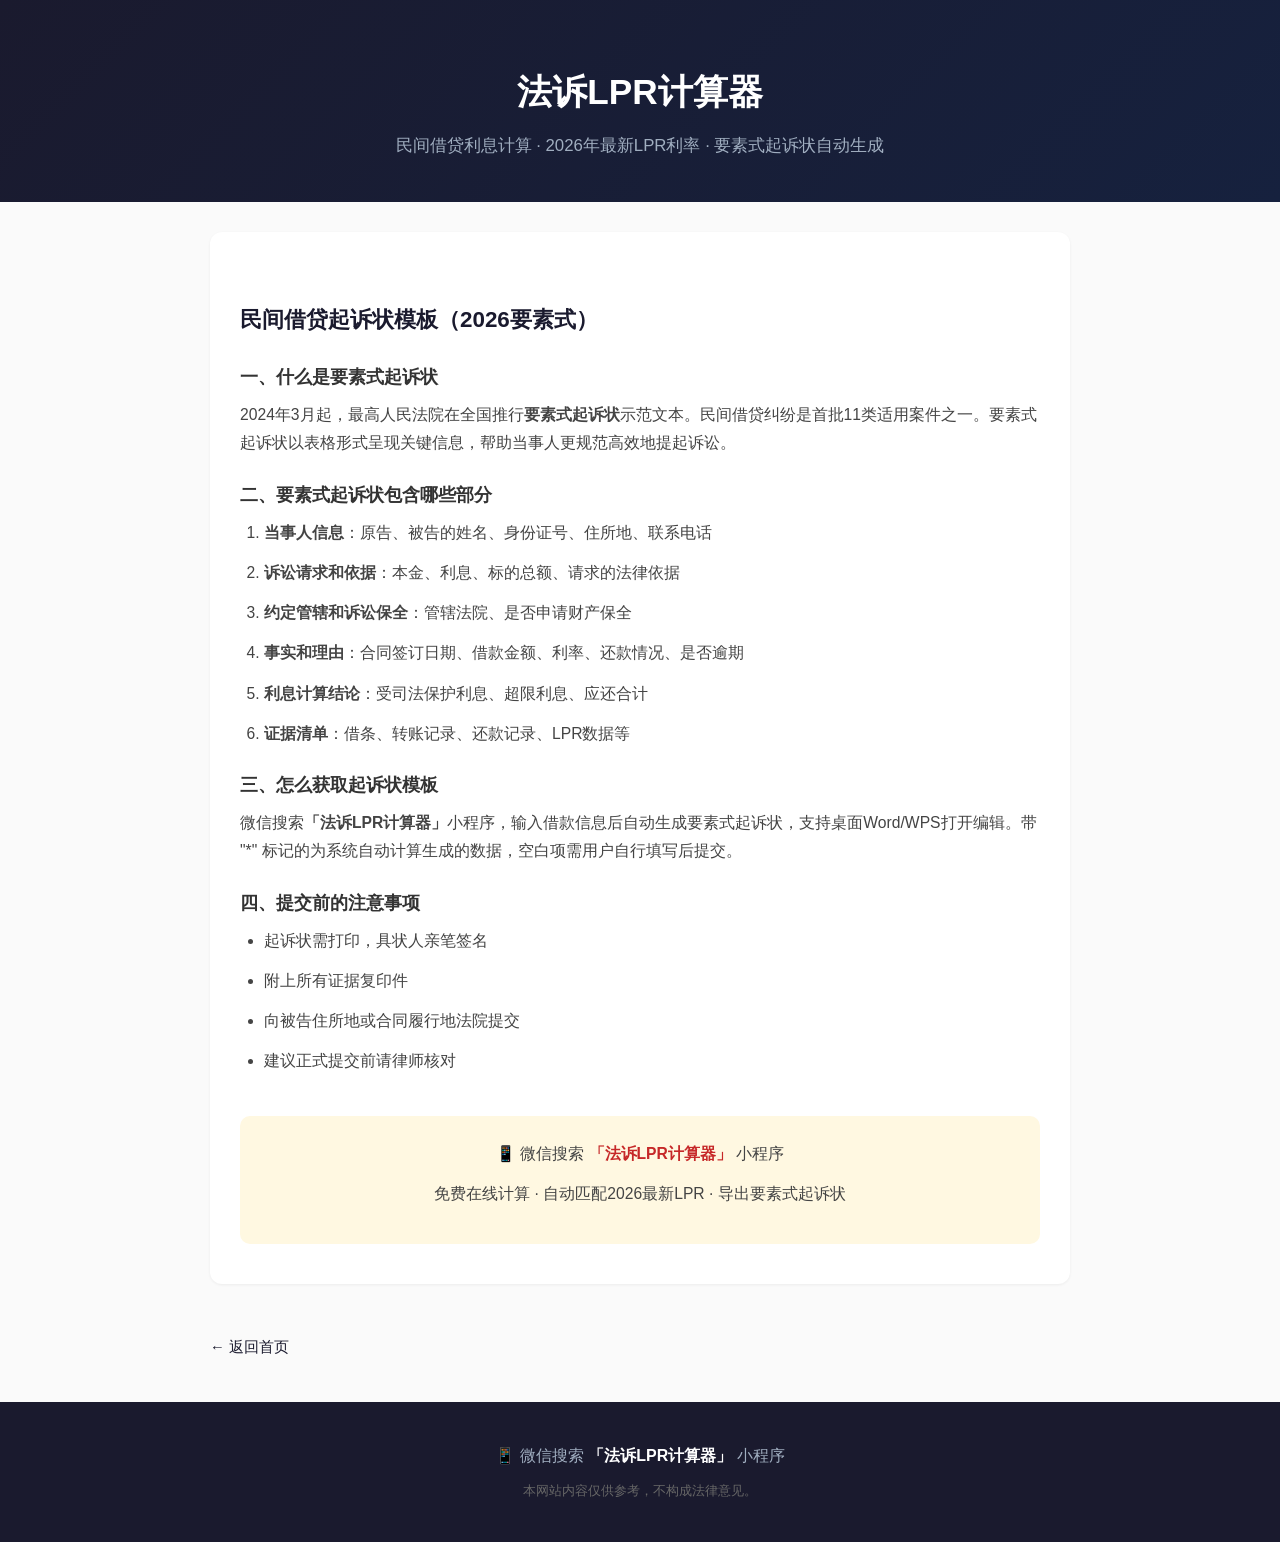
<file: pages/qszmb.html>
<!DOCTYPE html>
<html lang="zh-CN">
<head>
<meta charset="UTF-8">
<meta name="viewport" content="width=device-width, initial-scale=1.0">
<title>民间借贷起诉状模板（2026要素式）</title>
<meta name="description" content="最高人民法院推行的要素式起诉状模板，适用于民间借贷纠纷。包含当事人信息、诉讼请求、事实理由、证据清单。">
<meta name="keywords" content="民间借贷利息计算器,借贷利息计算器,借款利息计算,LPR计算器,民间借贷利率,2026LPR,借钱利息怎么算">
<link rel="stylesheet" href="../style.css">
</head>
<body>
<header>
  <h1><a href="/" style="color:#fff;text-decoration:none">法诉LPR计算器</a></h1>
  <p class="subtitle">民间借贷利息计算 · 2026年最新LPR利率 · 要素式起诉状自动生成</p>
</header>
<main>
<article class="article-content">
<h2>民间借贷起诉状模板（2026要素式）</h2>
<h3>一、什么是要素式起诉状</h3>
<p>2024年3月起，最高人民法院在全国推行<strong>要素式起诉状</strong>示范文本。民间借贷纠纷是首批11类适用案件之一。要素式起诉状以表格形式呈现关键信息，帮助当事人更规范高效地提起诉讼。</p>
<h3>二、要素式起诉状包含哪些部分</h3>
<ol>
<li><strong>当事人信息</strong>：原告、被告的姓名、身份证号、住所地、联系电话</li>
<li><strong>诉讼请求和依据</strong>：本金、利息、标的总额、请求的法律依据</li>
<li><strong>约定管辖和诉讼保全</strong>：管辖法院、是否申请财产保全</li>
<li><strong>事实和理由</strong>：合同签订日期、借款金额、利率、还款情况、是否逾期</li>
<li><strong>利息计算结论</strong>：受司法保护利息、超限利息、应还合计</li>
<li><strong>证据清单</strong>：借条、转账记录、还款记录、LPR数据等</li>
</ol>
<h3>三、怎么获取起诉状模板</h3>
<p>微信搜索<strong>「法诉LPR计算器」</strong>小程序，输入借款信息后自动生成要素式起诉状，支持桌面Word/WPS打开编辑。带 "*" 标记的为系统自动计算生成的数据，空白项需用户自行填写后提交。</p>
<h3>四、提交前的注意事项</h3>
<ul>
<li>起诉状需打印，具状人亲笔签名</li>
<li>附上所有证据复印件</li>
<li>向被告住所地或合同履行地法院提交</li>
<li>建议正式提交前请律师核对</li>
</ul>
<div class="cta" style="margin-top:40px;text-align:center;padding:24px;background:#fff8e1;border-radius:10px">
  <p class="cta-text">📱 微信搜索 <strong>「法诉LPR计算器」</strong> 小程序</p>
  <p class="cta-sub">免费在线计算 · 自动匹配2026最新LPR · 导出要素式起诉状</p>
</div>
</article>
<a href="/" class="back-link">← 返回首页</a>
</main>
<footer>
  <p>📱 微信搜索 <strong>「法诉LPR计算器」</strong> 小程序</p>
  <p class="footer-note">本网站内容仅供参考，不构成法律意见。</p>
</footer>
</body>
</html>
</file>
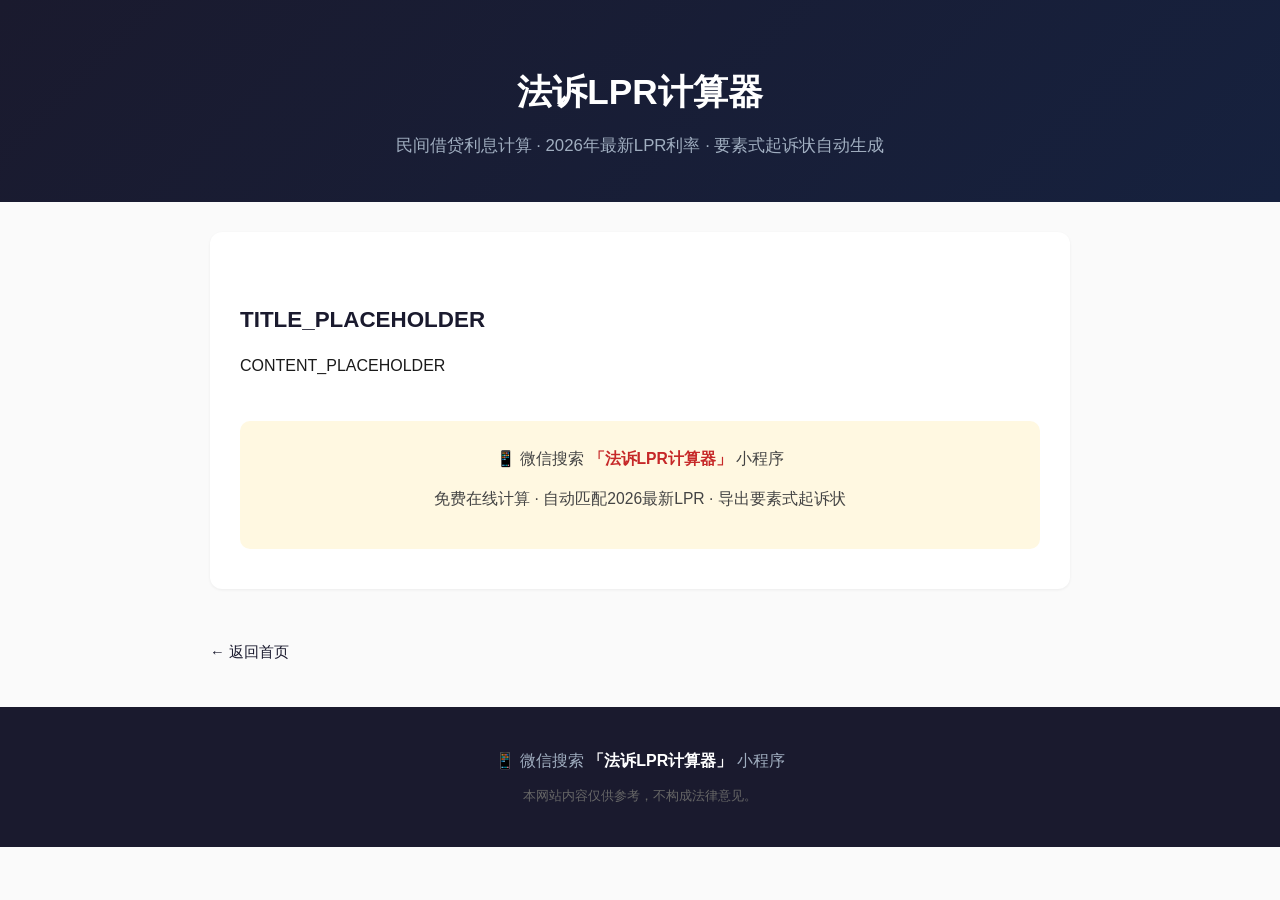
<file: pages/template.html>
<!DOCTYPE html>
<html lang="zh-CN">
<head>
<meta charset="UTF-8">
<meta name="viewport" content="width=device-width, initial-scale=1.0">
<title>TITLE_PLACEHOLDER</title>
<meta name="description" content="DESC_PLACEHOLDER">
<meta name="keywords" content="民间借贷利息计算器,借贷利息计算器,借款利息计算,LPR计算器,民间借贷利率,2026LPR,借钱利息怎么算">
<link rel="stylesheet" href="../style.css">
</head>
<body>
<header>
  <h1><a href="/" style="color:#fff;text-decoration:none">法诉LPR计算器</a></h1>
  <p class="subtitle">民间借贷利息计算 · 2026年最新LPR利率 · 要素式起诉状自动生成</p>
</header>
<main>
<article class="article-content">
<h2>TITLE_PLACEHOLDER</h2>
CONTENT_PLACEHOLDER
<div class="cta" style="margin-top:40px;text-align:center;padding:24px;background:#fff8e1;border-radius:10px">
  <p class="cta-text">📱 微信搜索 <strong>「法诉LPR计算器」</strong> 小程序</p>
  <p class="cta-sub">免费在线计算 · 自动匹配2026最新LPR · 导出要素式起诉状</p>
</div>
</article>
<a href="/" class="back-link">← 返回首页</a>
</main>
<footer>
  <p>📱 微信搜索 <strong>「法诉LPR计算器」</strong> 小程序</p>
  <p class="footer-note">本网站内容仅供参考，不构成法律意见。</p>
</footer>
</body>
</html>
</file>
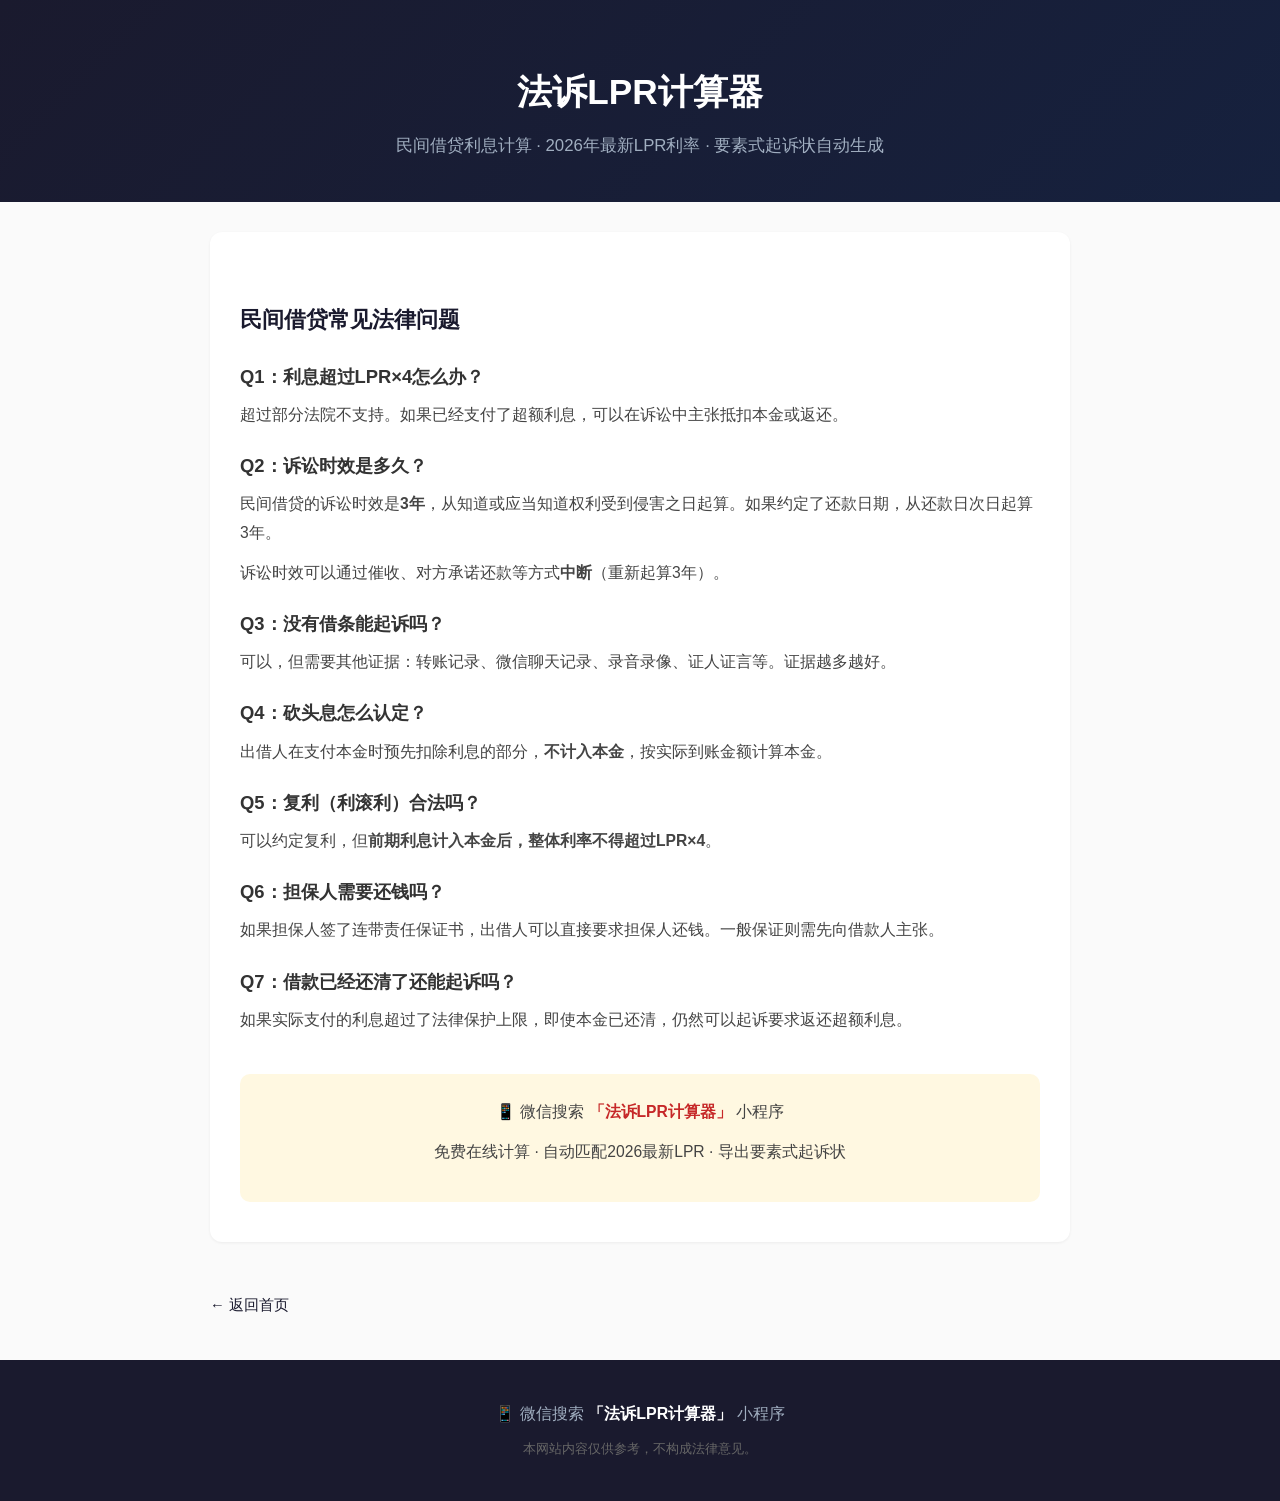
<file: pages/wtqa.html>
<!DOCTYPE html>
<html lang="zh-CN">
<head>
<meta charset="UTF-8">
<meta name="viewport" content="width=device-width, initial-scale=1.0">
<title>民间借贷常见法律问题</title>
<meta name="description" content="民间借贷利息上限、诉讼时效、借条模板、证据清单等常见法律问题解答。">
<meta name="keywords" content="民间借贷利息计算器,借贷利息计算器,借款利息计算,LPR计算器,民间借贷利率,2026LPR,借钱利息怎么算">
<link rel="stylesheet" href="../style.css">
<script type="application/ld+json">
{
  "@context": "https://schema.org",
  "@type": "FAQPage",
  "mainEntity": [
    {"@type": "Question", "name": "利息超过LPR×4怎么办？", "acceptedAnswer": {"@type": "Answer", "text": "超过部分法院不支持。如果已经支付了超额利息，可以在诉讼中主张抵扣本金或返还。"}},
    {"@type": "Question", "name": "诉讼时效是多久？", "acceptedAnswer": {"@type": "Answer", "text": "民间借贷的诉讼时效是3年，从知道或应当知道权利受到侵害之日起算。"}},
    {"@type": "Question", "name": "没有借条能起诉吗？", "acceptedAnswer": {"@type": "Answer", "text": "可以，但需要其他证据：转账记录、微信聊天记录、录音录像等。"}},
    {"@type": "Question", "name": "砍头息怎么认定？", "acceptedAnswer": {"@type": "Answer", "text": "出借人在支付本金时预先扣除利息的部分，不计入本金，按实际到账金额计算本金。"}},
    {"@type": "Question", "name": "复利（利滚利）合法吗？", "acceptedAnswer": {"@type": "Answer", "text": "可以约定复利，但前期利息计入本金后，整体利率不得超过LPR×4。"}},
    {"@type": "Question", "name": "担保人需要还钱吗？", "acceptedAnswer": {"@type": "Answer", "text": "连带责任保证可直接要求担保人还钱；一般保证需先向借款人主张。"}},
    {"@type": "Question", "name": "借款已还清还能起诉吗？", "acceptedAnswer": {"@type": "Answer", "text": "如果实际支付利息超过了法律保护上限，即使本金已还清，仍可起诉要求返还超额利息。"}}
  ]
}
</script>
</head>
<body>
<header>
  <h1><a href="/" style="color:#fff;text-decoration:none">法诉LPR计算器</a></h1>
  <p class="subtitle">民间借贷利息计算 · 2026年最新LPR利率 · 要素式起诉状自动生成</p>
</header>
<main>
<article class="article-content">
<h2>民间借贷常见法律问题</h2>
<h3>Q1：利息超过LPR×4怎么办？</h3>
<p>超过部分法院不支持。如果已经支付了超额利息，可以在诉讼中主张抵扣本金或返还。</p>
<h3>Q2：诉讼时效是多久？</h3>
<p>民间借贷的诉讼时效是<strong>3年</strong>，从知道或应当知道权利受到侵害之日起算。如果约定了还款日期，从还款日次日起算3年。</p>
<p>诉讼时效可以通过催收、对方承诺还款等方式<strong>中断</strong>（重新起算3年）。</p>
<h3>Q3：没有借条能起诉吗？</h3>
<p>可以，但需要其他证据：转账记录、微信聊天记录、录音录像、证人证言等。证据越多越好。</p>
<h3>Q4：砍头息怎么认定？</h3>
<p>出借人在支付本金时预先扣除利息的部分，<strong>不计入本金</strong>，按实际到账金额计算本金。</p>
<h3>Q5：复利（利滚利）合法吗？</h3>
<p>可以约定复利，但<strong>前期利息计入本金后，整体利率不得超过LPR×4</strong>。</p>
<h3>Q6：担保人需要还钱吗？</h3>
<p>如果担保人签了连带责任保证书，出借人可以直接要求担保人还钱。一般保证则需先向借款人主张。</p>
<h3>Q7：借款已经还清了还能起诉吗？</h3>
<p>如果实际支付的利息超过了法律保护上限，即使本金已还清，仍然可以起诉要求返还超额利息。</p>
<div class="cta" style="margin-top:40px;text-align:center;padding:24px;background:#fff8e1;border-radius:10px">
  <p class="cta-text">📱 微信搜索 <strong>「法诉LPR计算器」</strong> 小程序</p>
  <p class="cta-sub">免费在线计算 · 自动匹配2026最新LPR · 导出要素式起诉状</p>
</div>
</article>
<a href="/" class="back-link">← 返回首页</a>
</main>
<footer>
  <p>📱 微信搜索 <strong>「法诉LPR计算器」</strong> 小程序</p>
  <p class="footer-note">本网站内容仅供参考，不构成法律意见。</p>
</footer>
</body>
</html>
</file>
<file: style.css>
*,*::before,*::after{box-sizing:border-box;margin:0;padding:0}
body{font-family:-apple-system,BlinkMacSystemFont,"Segoe UI","PingFang SC","Hiragino Sans GB","Microsoft YaHei",sans-serif;color:#1a1a1a;line-height:1.8;background:#fafafa}
header{background:linear-gradient(135deg,#1a1a2e,#16213e);color:#fff;text-align:center;padding:60px 20px 40px}
header h1{font-size:2.2em;margin-bottom:8px}
.subtitle{font-size:1.05em;color:#a0aec0;max-width:600px;margin:0 auto}
main{max-width:900px;margin:0 auto;padding:0 20px}
.hero{text-align:center;padding:50px 20px;background:#fff;margin:30px 0;border-radius:12px;box-shadow:0 1px 3px rgba(0,0,0,.06)}
.hero h2{font-size:1.6em;margin-bottom:16px;color:#1a1a2e}
.hero p{color:#555;margin-bottom:8px}
.hero .cta{margin-top:28px}
.cta-text{font-size:1.15em;margin-bottom:4px}
.cta-text strong{color:#c62828}
.cta-sub{color:#888;font-size:.92em}
.features{display:grid;grid-template-columns:repeat(auto-fit,minmax(200px,1fr));gap:20px;margin:30px 0}
.feature{background:#fff;padding:24px;border-radius:10px;box-shadow:0 1px 3px rgba(0,0,0,.04)}
.feature h3{font-size:1.1em;margin-bottom:8px;color:#1a1a2e}
.feature p{font-size:.92em;color:#666}
.articles{margin:40px 0}
.articles h2{font-size:1.4em;margin-bottom:20px;color:#1a1a2e}
.article-grid{display:grid;grid-template-columns:repeat(auto-fit,minmax(250px,1fr));gap:16px}
.article-card{display:block;background:#fff;padding:20px;border-radius:10px;text-decoration:none;color:inherit;box-shadow:0 1px 3px rgba(0,0,0,.04);transition:transform .15s,box-shadow .15s}
.article-card:hover{transform:translateY(-2px);box-shadow:0 4px 12px rgba(0,0,0,.1)}
.article-card h3{font-size:1.05em;margin-bottom:6px;color:#1a1a2e}
.article-card p{font-size:.88em;color:#777}
footer{text-align:center;padding:40px 20px;background:#1a1a2e;color:#a0aec0;margin-top:40px}
footer strong{color:#fff}
.footer-note{font-size:.82em;margin-top:8px;color:#666}
/* Article pages */
.article-content{background:#fff;padding:40px 30px;border-radius:12px;box-shadow:0 1px 3px rgba(0,0,0,.06);margin:30px 0}
.article-content h2{font-size:1.4em;margin:28px 0 12px;color:#1a1a2e}
.article-content h3{font-size:1.15em;margin:20px 0 8px;color:#333}
.article-content p, .article-content li{margin-bottom:12px;color:#444;font-size:.98em}
.article-content ul, .article-content ol{padding-left:24px;margin-bottom:16px}
.article-content table{width:100%;border-collapse:collapse;margin:16px 0}
.article-content td,.article-content th{border:1px solid #e0e0e0;padding:10px 14px;text-align:left;font-size:.92em}
.article-content th{background:#f5f5f5;font-weight:600}
.article-content .highlight{background:#fff8e1;padding:2px 6px;border-radius:3px}
.article-content blockquote{background:#f5f5f5;padding:14px 20px;margin:16px 0;border-left:4px solid #1a1a2e;color:#555;font-size:.94em}
.back-link{display:inline-block;margin-top:20px;color:#1a1a2e;text-decoration:none;font-size:.92em}
.back-link:hover{text-decoration:underline}
</file>
